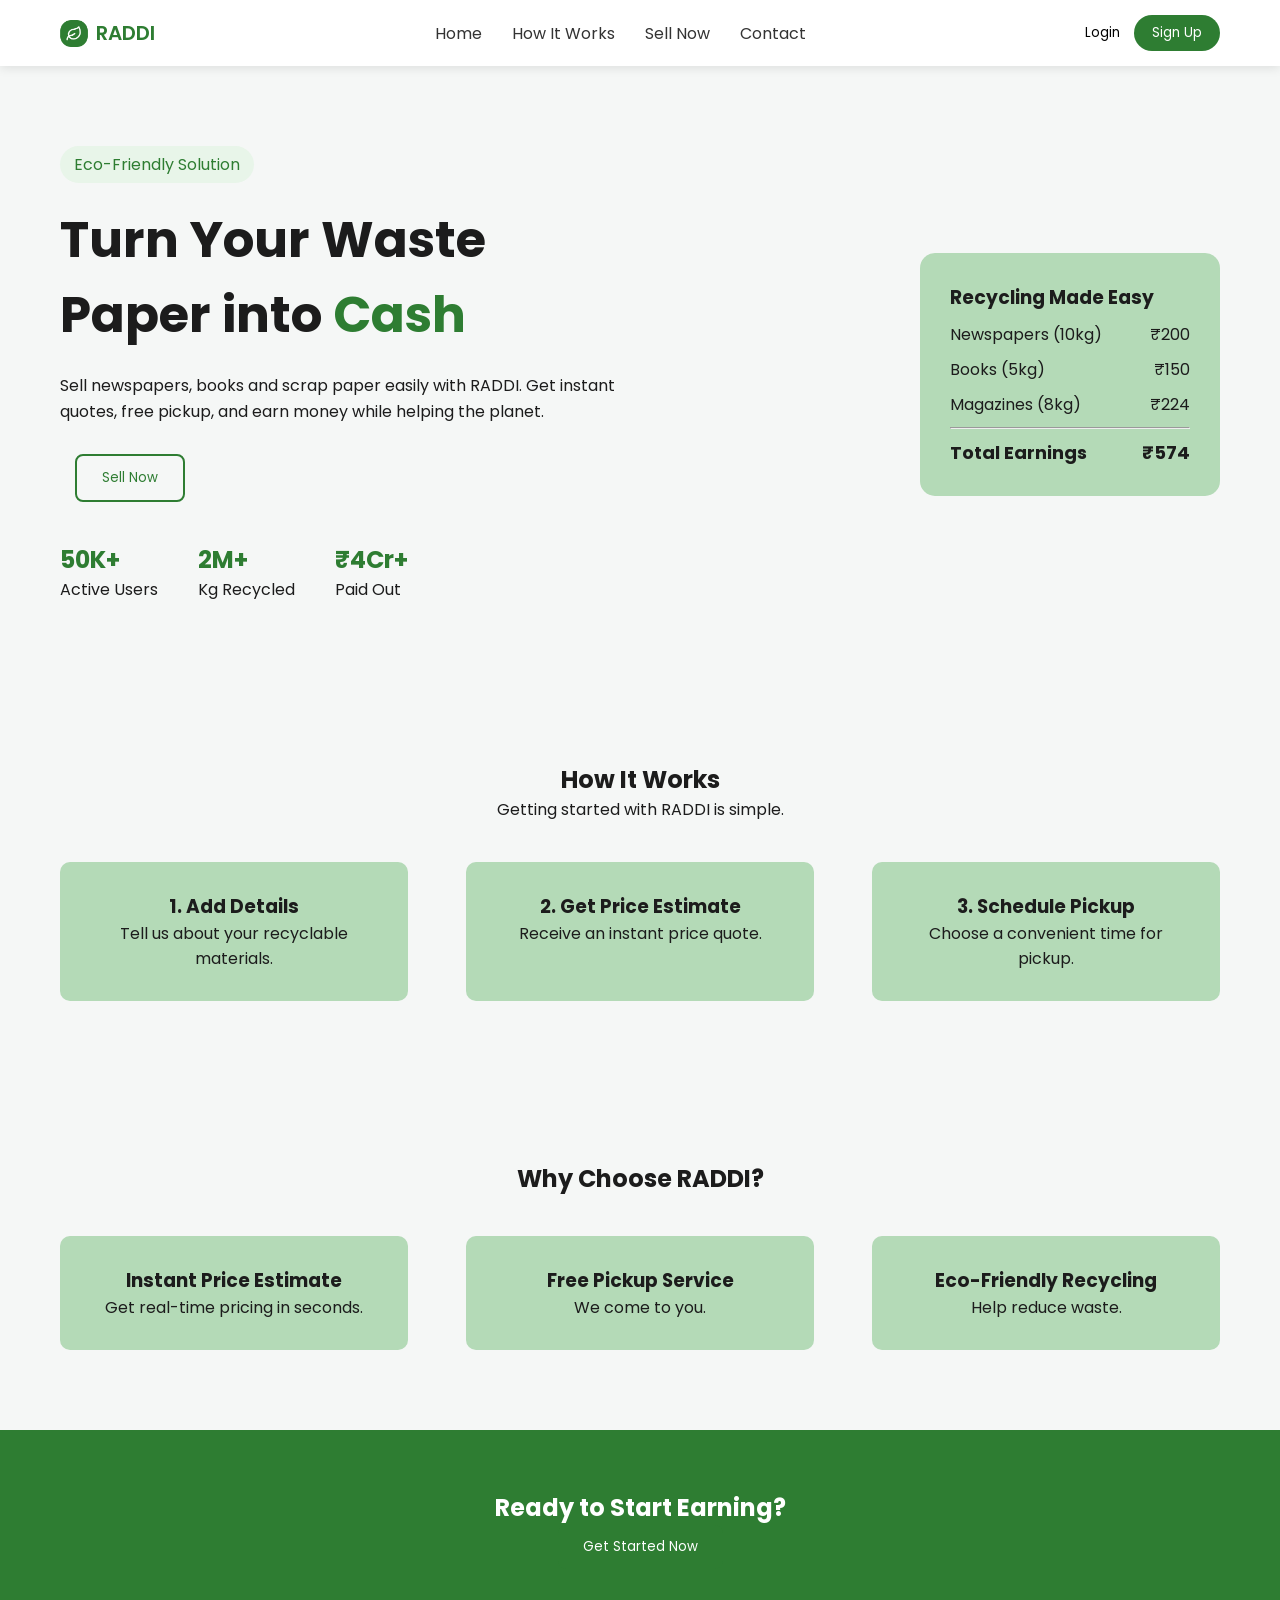
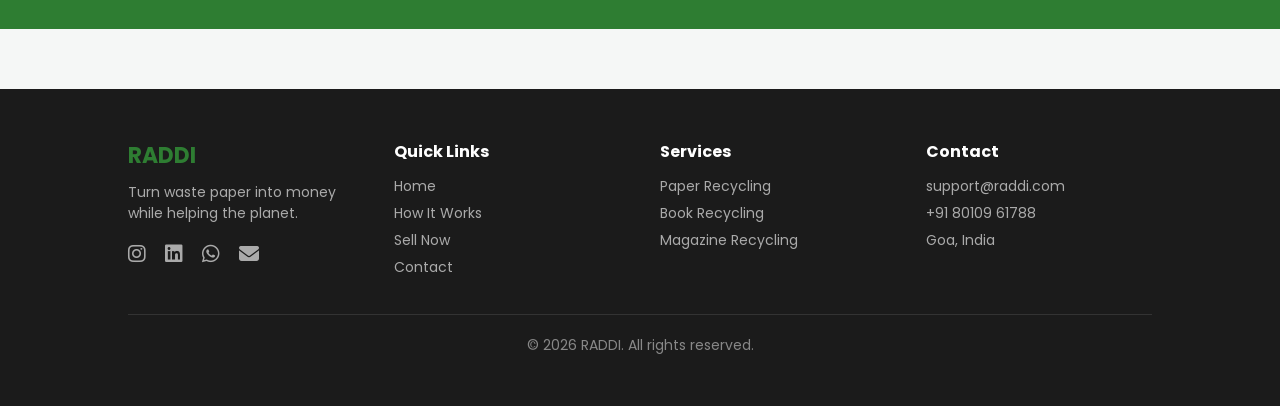
<file: index.html>
<!DOCTYPE html>
<html lang="en">
<head>
<meta charset="UTF-8">
<title>RADDI - Turn Waste Paper Into Cash</title>
<meta name="viewport" content="width=device-width, initial-scale=1.0">

<link href="https://fonts.googleapis.com/css2?family=Poppins:wght@300;400;500;600;700&display=swap" rel="stylesheet">

<link rel="stylesheet" href="style.css">

<link rel="stylesheet" href="https://cdnjs.cloudflare.com/ajax/libs/font-awesome/6.5.0/css/all.min.css">

<script defer src="script.js"></script>
</head>

<body>

<!-- NAVBAR -->
<header class="navbar">

<div class="logo">
<img src="logo.png" alt="RADDI Logo">
<span>RADDI</span>
</div>

<nav>
<ul>
<li><a href="#home">Home</a></li>
<li><a href="#how">How It Works</a></li>
<li><a href="#home" onclick="openForm(); return false;">Sell Now</a></li>
<li><a href="#contact">Contact</a></li>
</ul>
</nav>

<div class="nav-buttons">
<button class="login" onclick="location.href='login.html'">Login</button>
<button class="signup" onclick="location.href='signup.html'">Sign Up</button>
</div>

</header>

<!-- HERO -->
<section class="hero" id="home">

<div class="hero-left">

<p class="badge">Eco-Friendly Solution</p>

<h1>
Turn Your Waste<br>
Paper into <span>Cash</span>
</h1>

<p class="description">
Sell newspapers, books and scrap paper easily with RADDI.
Get instant quotes, free pickup, and earn money while helping the planet.
</p>

<div class="hero-buttons">

<button class="secondary-btn" onclick="openForm()">
Sell Now
</button>

</div>

<div class="stats">

<div>
<h2>50K+</h2>
<p>Active Users</p>
</div>

<div>
<h2>2M+</h2>
<p>Kg Recycled</p>
</div>

<div>
<h2>₹4Cr+</h2>
<p>Paid Out</p>
</div>

</div>

</div>


<div class="hero-right">

<div class="price-card">

<h3>Recycling Made Easy</h3>

<div class="item">
<span>Newspapers (10kg)</span>
<span>₹200</span>
</div>

<div class="item">
<span>Books (5kg)</span>
<span>₹150</span>
</div>

<div class="item">
<span>Magazines (8kg)</span>
<span>₹224</span>
</div>

<hr>

<div class="total">
<strong>Total Earnings</strong>
<strong id="total">₹574</strong>
</div>

</div>

</div>

</section>


<!-- HOW IT WORKS -->
<section class="how" id="how">

<h2>How It Works</h2>

<p>Getting started with RADDI is simple.</p>

<div class="steps">

<div class="step">
<h3>1. Add Details</h3>
<p>Tell us about your recyclable materials.</p>
</div>

<div class="step">
<h3>2. Get Price Estimate</h3>
<p>Receive an instant price quote.</p>
</div>

<div class="step">
<h3>3. Schedule Pickup</h3>
<p>Choose a convenient time for pickup.</p>
</div>

</div>

</section>


<!-- WHY CHOOSE -->
<section class="why">

<h2>Why Choose RADDI?</h2>

<div class="features">

<div class="feature">
<h3>Instant Price Estimate</h3>
<p>Get real-time pricing in seconds.</p>
</div>

<div class="feature">
<h3>Free Pickup Service</h3>
<p>We come to you.</p>
</div>

<div class="feature">
<h3>Eco-Friendly Recycling</h3>
<p>Help reduce waste.</p>
</div>

</div>

</section>


<!-- CTA -->
<section class="cta">

<h2>Ready to Start Earning?</h2>

<button class="primary-btn" onclick="openForm()">
Get Started Now
</button>

</section>


<!-- POPUP FORM -->
<div id="sellPopup" class="popup">

<div class="popup-box">

<span class="close-btn" onclick="closeForm()">&times;</span>

<h2>Book Pickup</h2>

<form id="pickupForm">

<input type="text" name="name" placeholder="Enter Name" required>

<input type="text" name="phone" placeholder="Phone Number" required>

<textarea name="address" placeholder="Pickup Address"></textarea>

<input type="number" name="weight" placeholder="Paper Weight (kg)">

<button type="submit" class="primary-btn">Submit Request</button>

</form>
</div>
</div>

<!-- FOOTER -->
<footer id="contact">

<div class="footer-content">

<div>
<h3>RADDI</h3>
<p>Turn waste paper into money while helping the planet.</p>

<div class="social-icons">
<a href="#"><i class="fab fa-instagram"></i></a>
<a href="#"><i class="fab fa-linkedin"></i></a>
<a href="#"><i class="fab fa-whatsapp"></i></a>
<a href="#"><i class="fas fa-envelope"></i></a>
</div>

</div>

<div>
<h4>Quick Links</h4>
<p>Home</p>
<p>How It Works</p>
<p>Sell Now</p>
<p>Contact</p>
</div>

<div>
<h4>Services</h4>
<p>Paper Recycling</p>
<p>Book Recycling</p>
<p>Magazine Recycling</p>
</div>

<div>
<h4>Contact</h4>
<p>support@raddi.com</p>
<p>+91 80109 61788</p>
<p>Goa, India</p>
</div>

</div>

<p class="copyright">
© 2026 RADDI. All rights reserved.
</p>

</footer>

<script>
document.getElementById("pickupForm").addEventListener("submit", function(e) {
    e.preventDefault();
    alert("Pickup request submitted successfully! (Demo mode)");
    closeForm();
    this.reset();
});
</script>
</body>
</html>
</file>
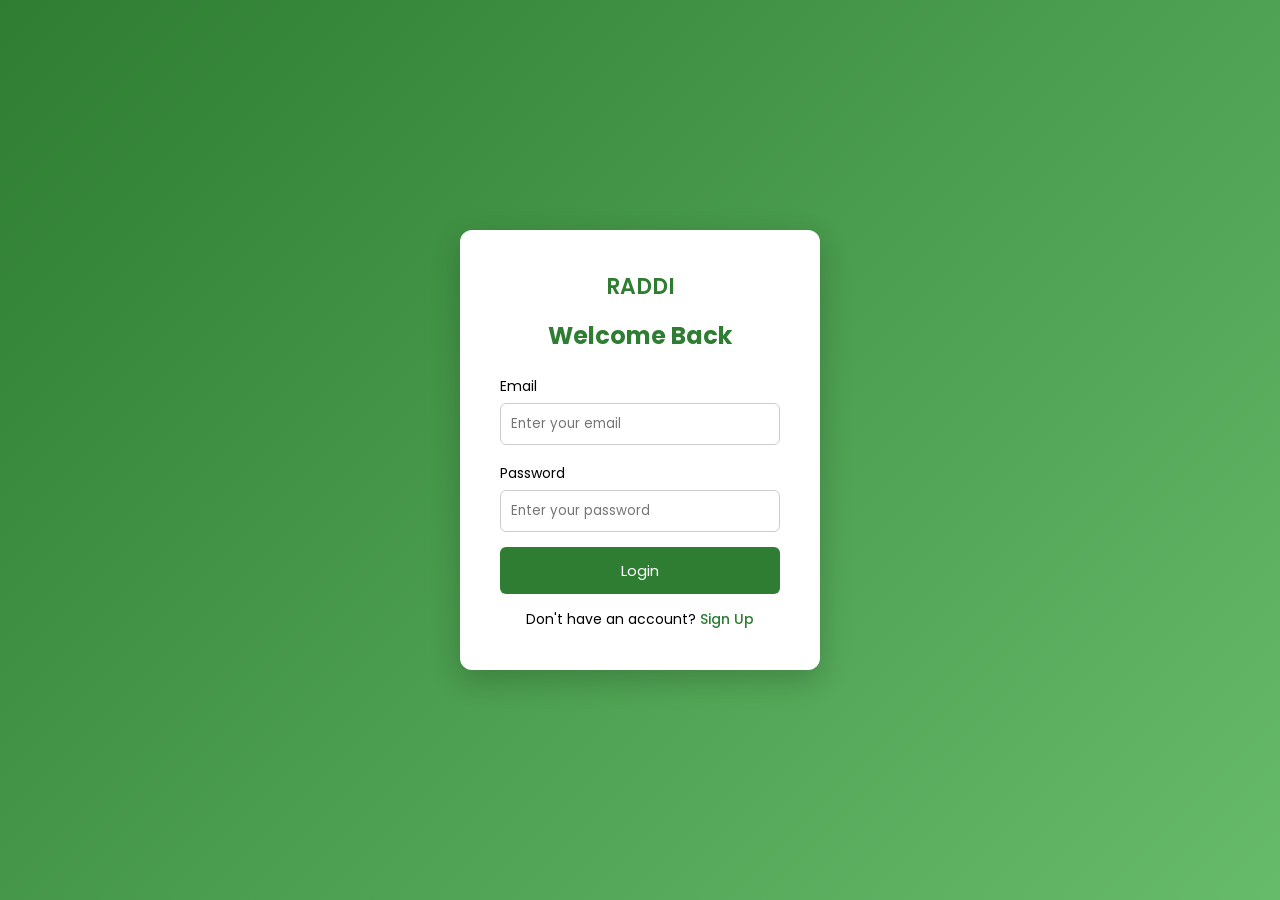
<file: login.html>
<!DOCTYPE html>
<html lang="en">
<head>
<meta charset="UTF-8">
<title>RADDI Login</title>

<link href="https://fonts.googleapis.com/css2?family=Poppins:wght@300;400;500;600&display=swap" rel="stylesheet">

<style>

*{
margin:0;
padding:0;
box-sizing:border-box;
font-family:Poppins;
}

body{
height:100vh;
display:flex;
justify-content:center;
align-items:center;
background:linear-gradient(135deg,#2e7d32,#66bb6a);
}

.container{
background:white;
padding:40px;
width:360px;
border-radius:12px;
box-shadow:0 10px 30px rgba(0,0,0,0.2);
text-align:center;
}

.logo{
font-size:22px;
font-weight:600;
color:#2e7d32;
margin-bottom:15px;
}

.container h2{
margin-bottom:20px;
color:#2e7d32;
}

.input-group{
margin-bottom:15px;
text-align:left;
}

.input-group label{
font-size:14px;
}

.input-group input{
width:100%;
padding:10px;
margin-top:5px;
border:1px solid #ccc;
border-radius:6px;
}

button{
width:100%;
padding:12px;
background:#2e7d32;
color:white;
border:none;
border-radius:6px;
font-size:15px;
cursor:pointer;
}

button:hover{
background:#1b5e20;
}

.link{
margin-top:15px;
font-size:14px;
}

.link a{
color:#2e7d32;
text-decoration:none;
font-weight:500;
}

</style>
</head>

<body>

<div class="container">

<div class="logo">RADDI</div>

<h2>Welcome Back</h2>

<form id="loginForm">

<div class="input-group">
<label>Email</label>
<input type="email" name="email" placeholder="Enter your email" required>
</div>

<div class="input-group">
<label>Password</label>
<input type="password" name="password" placeholder="Enter your password" required>
</div>

<button type="submit">Login</button>

<div class="link">
Don't have an account? <a href="signup.html">Sign Up</a>
</div>

</form>

</div>

<script>
document.getElementById("loginForm").addEventListener("submit", function(e){
 e.preventDefault();
 alert("Login is available only in the full PHP/MySQL version. This GitHub Pages version is a static demonstration.");
});
</script>
</body>
</html>
</file>
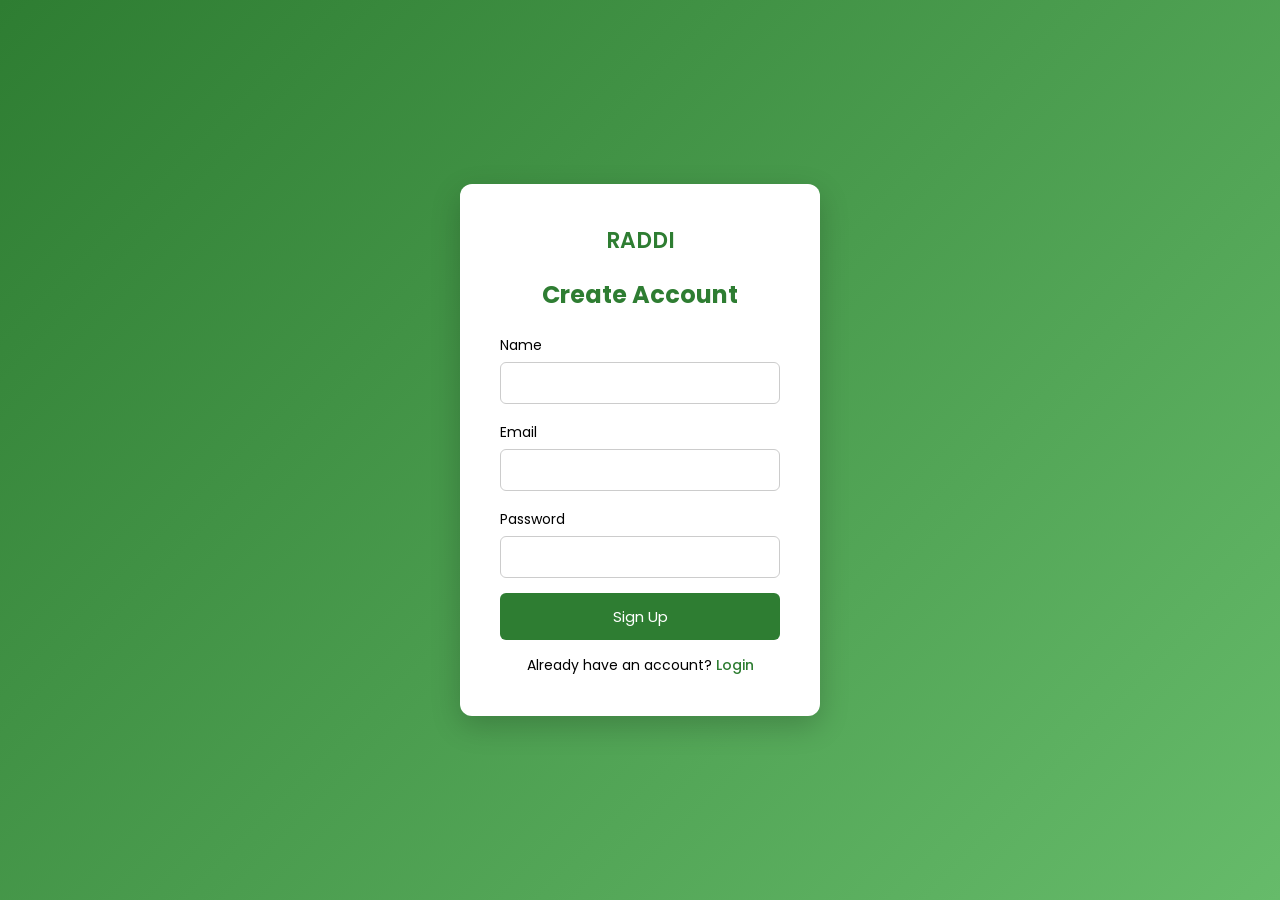
<file: signup.html>
<!DOCTYPE html>
<html lang="en">
<head>
<meta charset="UTF-8">
<title>RADDI Signup</title>

<link href="https://fonts.googleapis.com/css2?family=Poppins:wght@300;400;500;600&display=swap" rel="stylesheet">

<style>

*{
margin:0;
padding:0;
box-sizing:border-box;
font-family:Poppins;
}

body{
height:100vh;
display:flex;
justify-content:center;
align-items:center;
background:linear-gradient(135deg,#2e7d32,#66bb6a);
}

.container{
background:white;
padding:40px;
width:360px;
border-radius:12px;
box-shadow:0 10px 30px rgba(0,0,0,0.2);
text-align:center;
}

.container h2{
margin-bottom:20px;
color:#2e7d32;
}

.input-group{
margin-bottom:15px;
text-align:left;
}

.input-group label{
font-size:14px;
}

.input-group input{
width:100%;
padding:10px;
margin-top:5px;
border:1px solid #ccc;
border-radius:6px;
}

button{
width:100%;
padding:12px;
background:#2e7d32;
color:white;
border:none;
border-radius:6px;
font-size:15px;
cursor:pointer;
}

button:hover{
background:#1b5e20;
}

.link{
margin-top:15px;
font-size:14px;
}

.link a{
color:#2e7d32;
text-decoration:none;
font-weight:500;
}

.logo{
font-size:22px;
font-weight:600;
color:#2e7d32;
margin-bottom:20px;
}

</style>
</head>

<body>

<div class="container">

<div class="logo">RADDI</div>

<h2>Create Account</h2>

<form id="signupForm">

<div class="input-group">
<label>Name</label>
<input type="text" name="name" required>
</div>

<div class="input-group">
<label>Email</label>
<input type="email" name="email" required>
</div>

<div class="input-group">
<label>Password</label>
<input type="password" name="password" required>
</div>

<button type="submit">Sign Up</button>

<div class="link">
Already have an account? <a href="login.html">Login</a>
</div>

</form>

</div>

<script>
document.getElementById("signupForm").addEventListener("submit", function(e){
 e.preventDefault();
 alert("Sign up is available only in the full PHP/MySQL version. This GitHub Pages version is a static demonstration.");
});
</script>
</body>
</html>
</file>
<file: style.css>
* {
    margin: 0;
    padding: 0;
    box-sizing: border-box;
    font-family: 'poppins', sans-serif;
}

body {
    background: #f5f7f6;
    color: #1c1c1c;
}

/* NAVBAR */
.logo img{
    width: 28px;
    height: 28px;
    border-radius: 8px;
    object-fit: cover;
}

.logo {
    display: flex;
    align-items: center;
    gap: 8px;
}


.navbar {
    display: flex;
    justify-content: space-between;
    align-items: center;
    padding: 15px 60px;
    background: white;

    position: sticky;
    top: 0;
    z-index: 1000;

    box-shadow: 0 2px 10px rgba(0,0,0,0.1);
}

.logo span {
    font-weight: bold;
    color: #2e7d32;
    font-size: 20px;
    font-weight: 600;
}

nav ul {
    display: flex;
    list-style: none;
    gap: 30px;
}

nav a {
    text-decoration: none;
    color: #333;
}

.signup {
    background: #2e7d32;
    color: white;
    border: none;
    padding: 8px 18px;
    border-radius: 20px;
    cursor: pointer;
}

.login {
    background: none;
    border: none;
    margin-right: 10px;
    cursor: pointer;
}

/* HERO */
.hero {
    display: flex;
    justify-content: space-between;
    padding: 80px 60px;
    align-items: center;
}

.hero-left {
    max-width: 50%;
}

.badge {
    background: #e8f5e9;
    display: inline-block;
    padding: 6px 14px;
    border-radius: 20px;
    color: #2e7d32;
    margin-bottom: 20px;
}

.hero h1 {
    font-size: 50px;
    margin-bottom: 20px;
}

.hero h1 span {
    color: #2e7d32;
}

.description {
    margin-bottom: 30px;
    line-height: 1.6;
}

.primary-btn {
    background: #2e7d32;
    color: white;
    padding: 12px 25px;
    border: none;
    border-radius: 8px;
    cursor: pointer;
}

.secondary-btn {
    padding: 12px 25px;
    border-radius: 8px;
    border: 2px solid #2e7d32;
    background: transparent;
    color: #2e7d32;
    margin-left: 15px;
    cursor: pointer;
}

.stats {
    display: flex;
    gap: 40px;
    margin-top: 40px;
}

.stats h2 {
    color: #2e7d32;
}

/* PRICE CARD */
.price-card {
    background: #b4dab7;
    padding: 30px;
    border-radius: 15px;
    width: 300px;
}

.item {
    display: flex;
    justify-content: space-between;
    margin: 10px 0;
}

.total {
    display: flex;
    justify-content: space-between;
    font-size: 18px;
    margin-top: 10px;
}

/* HOW SECTION */
.how {
    text-align: center;
    padding: 80px 60px;
}

.steps {
    display: flex;
    justify-content: space-between;
    margin-top: 40px;
}

.step {
    background: #b4dab7;
    padding: 30px;
    border-radius: 10px;
    width: 30%;
    transition: 0.3s;
}
.step:hover{
    transform: scale(1.1);
}
/* WHY SECTION */
.why {
    text-align: center;
    padding: 80px 60px;
}

.features {
    display: flex;
    justify-content: space-between;
    margin-top: 40px;
}

.feature {
    background: #b4dab7;
    padding: 30px;
    border-radius: 10px;
    width: 30%;
    transition: 0.3s;
}

.feature:hover{
    transform: scale(1.1);
}

/* CTA */
.cta {
    background: #2e7d32;
    color: white;
    text-align: center;
    padding: 60px;
}
.primary-btn{
     transition: 0.3s;
}
.primary-btn:hover{
    transform: scale(1.1);
}

.popup{
display:none;
position:fixed;
top:0;
left:0;
width:100%;
height:100%;
background:rgba(0,0,0,0.6);
z-index:1000;
}

.popup-box{
background:white;
width:420px;
padding:30px;
border-radius:12px;
position:absolute;
top:50%;
left:50%;
transform:translate(-50%,-50%);
}

.popup-box input,
.popup-box textarea{
width:100%;
padding:10px;
margin:10px 0;
}

.close-btn{
position:absolute;
top:10px;
right:15px;
font-size:26px;
cursor:pointer;
}

/* FOOTER */

footer{
background:#1b1b1b;
color:#ccc;
padding:50px 10%;
margin-top:60px;
}

.footer-content{
display:grid;
grid-template-columns:repeat(auto-fit,minmax(220px,1fr));
gap:40px;
margin-bottom:30px;
}

.footer-content h3{
color:#2e7d32;
font-size:22px;
margin-bottom:10px;
}

.footer-content h4{
color:white;
margin-bottom:12px;
}

.footer-content p{
margin:6px 0;
color:#aaa;
font-size:14px;
cursor:pointer;
}

.footer-content p:hover{
color:#2e7d32;
}

.copyright{
text-align:center;
border-top:1px solid #333;
padding-top:20px;
font-size:14px;
color:#888;
}

.social-icons{
margin-top:15px;
}

.social-icons a{
color:#aaa;
font-size:20px;
margin-right:15px;
transition:0.3s;
}

.social-icons a:hover{
color:#2e7d32;
transform:scale(1.2);
}
</file>
